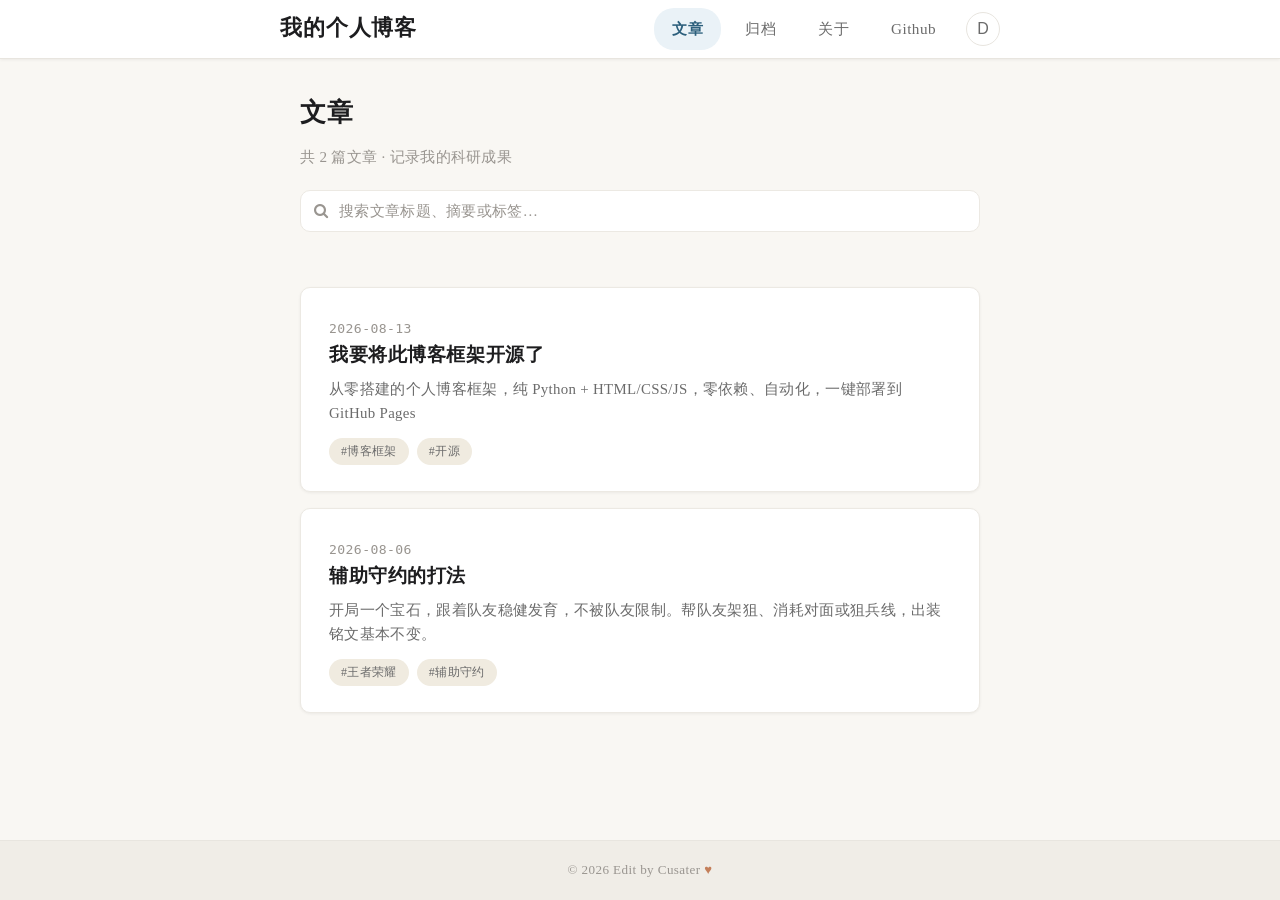
<file: index.html>
<!DOCTYPE html>
<html lang="zh-CN">
<head>
    <meta charset="UTF-8">
    <meta name="viewport" content="width=device-width, initial-scale=1.0">
    <title>Cusater的博客</title>
    <link rel="stylesheet" href="style.css">
    <link rel="stylesheet" href="https://cdnjs.cloudflare.com/ajax/libs/font-awesome/4.7.0/css/font-awesome.min.css">
    <script>
    
        (function() {
            try {
                var saved = localStorage.getItem('theme');
                if (saved === 'dark') {
                    document.documentElement.setAttribute('data-theme', 'dark');
                }
            } catch (e) {
                console.log("Something wrong:",e);
            }
        })();
    </script>
</head>
<body>
    <header class="site-header">
        <div class="header-inner">
            <a class="site-title" onclick="navigateTo('/')" title="回到首页">
                我的个人博客
            </a>
            <div class="header-right">
                <nav>
                    <ul class="nav-links">
                        <li><a id="nav-posts" onclick="navigateTo('/')" class="active">文章</a></li>
                        <li><a id="nav-archives" onclick="navigateTo('/archives')">归档</a></li>
                        <li><a id="nav-about" onclick="navigateTo('/about')">关于</a></li>
                        <li><a id="nav-github" href="https://github.com/Cusater" target="_blank">Github</a></li>
                    </ul>
                </nav>
                <button id="theme-toggle" class="theme-toggle" type="button" title="切换主题" aria-label="切换主题">
                    <span class="icon-moon">D</span>
                    <span class="icon-sun">L</span>
                </button>
            </div>
        </div>
    </header>
    <main class="main-content" id="main-content">
        
    </main>


    <footer class="site-footer">
        <p>© 2026 Edit by Cusater <span class="footer-heart">♥</span></p>
    </footer>
    <script src="posts-data.js"></script>
    <script>
        //nothing to do
        (function() {
            const mainContent = document.getElementById('main-content');
            const navPosts = document.getElementById('nav-posts');
            const navArchives = document.getElementById('nav-archives');
            const navAbout = document.getElementById('nav-about');
            const themeToggle = document.getElementById('theme-toggle');
            let currentSearchKeyword = '';

            function getCurrentRoute() {
                const hash = window.location.hash.slice(1) || '/';
                return hash;
            }

            function parseRoute(route) {
                if (route === '/about') {
                    return { page: 'about' };
                }
                if (route === '/archives') {
                    return { page: 'archives' };
                }
                return { page: 'posts' };
            }

            function navigateTo(path) {
                if (path && (path.endsWith('.html') || path.startsWith('articles/'))) {
                    window.location.href = path;
                } else {
                    window.location.hash = path;
                }
            }

            function updateNavActive(page) {
                navPosts.classList.remove('active');
                navArchives.classList.remove('active');
                navAbout.classList.remove('active');
                if (page === 'about') {
                    navAbout.classList.add('active');
                } else if (page === 'archives') {
                    navArchives.classList.add('active');
                } else {
                    navPosts.classList.add('active');
                }
            }

            // 算了写一句注释把
            function applyTheme(theme) {
                if (theme === 'dark') {
                    document.documentElement.setAttribute('data-theme', 'dark');
                } else {
                    document.documentElement.removeAttribute('data-theme');
                }
            }
            function toggleTheme() {
                const isDark = document.documentElement.getAttribute('data-theme') === 'dark';
                const next = isDark ? 'light' : 'dark';
                applyTheme(next);
                try { localStorage.setItem('theme', next); } catch (e) {}
            }
            themeToggle.addEventListener('click', toggleTheme);

            // ========== 文章搜索 ==========
            function escapeHtml(s) {
                return String(s)
                    .replace(/&/g, '&amp;')
                    .replace(/</g, '&lt;')
                    .replace(/>/g, '&gt;')
                    .replace(/"/g, '&quot;');
            }

            function highlight(text, keyword) {
                const safe = escapeHtml(text);
                if (!keyword) return safe;
                const kw = keyword.replace(/[.*+?^${}()|[\]\\]/g, '\\$&');
                return safe.replace(new RegExp(kw, 'gi'), (m) => '<mark>' + m + '</mark>');
            }

            function filterArticles(keyword) {
                const kw = keyword.trim().toLowerCase();
                if (!kw) return articles.slice();
                return articles.filter((a) => {
                    const hay = [a.title, a.excerpt, (a.tags || []).join(' '), a.date]
                        .join(' ')
                        .toLowerCase();
                    return hay.indexOf(kw) !== -1;
                });
            }

            function renderPostCard(article, keyword) {
                return `
                    <article class="post-card" onclick="navigateTo('${article.link}')" title="阅读全文">
                        <span class="post-date">${escapeHtml(article.date)}</span>
                        <h2 class="post-title">${highlight(article.title, keyword)}</h2>
                        <p class="post-excerpt">${highlight(article.excerpt, keyword)}</p>
                        <div class="post-tags">
                            ${article.tags.map((tag) => `<span class="post-tag">#${escapeHtml(tag)}</span>`).join('')}
                        </div>
                        <span class="card-arrow">→</span>
                    </article>
                `;
            }

            function renderPostsList() {
                updateNavActive('posts');
                const keyword = currentSearchKeyword;
                const filtered = filterArticles(keyword);

                mainContent.innerHTML = `
                    <h1 class="page-title">文章</h1>
                    <p class="page-subtitle">共 ${articles.length} 篇文章 · 记录我的科研成果</p>
                    <div class="search-box">
                        <span class="search-icon"><i class="fa fa-search"></i></span>
                        <input id="search-input" class="search-input" type="text"
                               placeholder="搜索文章标题、摘要或标签…"
                               value="${escapeHtml(keyword)}" autocomplete="off">
                        <button id="search-clear" class="search-clear${keyword ? ' visible' : ''}" type="button" title="清空" aria-label="清空搜索">×</button>
                    </div>
                    <p class="search-result-count" id="search-result-count"></p>
                    <div class="posts-list" id="posts-list"></div>
                `;

                const input = document.getElementById('search-input');
                const clearBtn = document.getElementById('search-clear');
                const listEl = document.getElementById('posts-list');
                const countEl = document.getElementById('search-result-count');

                function renderList() {
                    const kw = input.value;
                    currentSearchKeyword = kw;
                    clearBtn.classList.toggle('visible', !!kw);
                    const items = filterArticles(kw);
                    if (items.length === 0) {
                        listEl.innerHTML = `
                            <div class="empty-state">
                                <span class="empty-icon">🔍</span>
                                没有找到匹配「${escapeHtml(kw)}」的文章
                            </div>
                        `;
                        countEl.textContent = '共 0 篇结果';
                    } else {
                        listEl.innerHTML = items.map((a) => renderPostCard(a, kw)).join('');
                        if (kw) {
                            countEl.textContent = `共 ${items.length} 篇结果`;
                        } else {
                            countEl.textContent = '';
                        }
                    }
                }

                input.addEventListener('input', renderList);
                clearBtn.addEventListener('click', () => {
                    input.value = '';
                    renderList();
                    input.focus();
                });

                renderList();

                // 自动聚焦搜索框：仅当 URL 显式带 #/search 时
                if (getCurrentRoute() === '/search') {
                    input.focus();
                }
            }

           
            function renderArchivesPage() {
                updateNavActive('archives');
                
                const sorted = articles.slice().sort((a, b) => (a.date < b.date ? 1 : a.date > b.date ? -1 : 0));

               
                const groups = {};
                sorted.forEach((a) => {
                    const year = (a.date || '未知').slice(0, 4);
                    if (!groups[year]) groups[year] = [];
                    groups[year].push(a);
                });

                const years = Object.keys(groups).sort((a, b) => (a < b ? 1 : -1));

                
                const total = articles.length;
                const yearCount = years.length;
                const latest = sorted[0];
                const summary = yearCount === 0
                    ? '暂无文章'
                    : `共 ${total} 篇文章 · 跨 ${yearCount} 个年份${latest ? ' · 最近更新于 ' + escapeHtml(latest.date) : ''}`;

              
                const blocks = years.map((year) => {
                    const items = groups[year];
                    const list = items.map((a) => {
                        const md = (a.date || '').slice(5); // MM-DD
                        const tagsHtml = (a.tags || []).slice(0, 3)
                            .map((t) => `<span class="archive-tag">#${escapeHtml(t)}</span>`)
                            .join('');
                        return `
                            <li class="archive-item" onclick="navigateTo('${a.link}')" title="阅读全文">
                                <span class="archive-date">${escapeHtml(md)}</span>
                                <span class="archive-title">${escapeHtml(a.title)}</span>
                                ${tagsHtml ? `<span class="archive-tags">${tagsHtml}</span>` : ''}
                            </li>
                        `;
                    }).join('');
                    return `
                        <section class="archive-year">
                            <div class="archive-year-header">
                                <h2 class="archive-year-title">${escapeHtml(year)}</h2>
                                <span class="archive-year-count">${items.length} 篇</span>
                            </div>
                            <ul class="archive-list">${list}</ul>
                        </section>
                    `;
                }).join('');

                mainContent.innerHTML = `
                    <h1 class="page-title">归档</h1>
                    <p class="archive-summary">${summary}</p>
                    ${blocks || '<div class="empty-state"><span class="empty-icon">📂</span>暂无文章</div>'}
                `;
                window.scrollTo({ top: 0, behavior: 'smooth' });
            }

            function renderAboutPage() {
                updateNavActive('about'); //这一块的中文内容可以改
                mainContent.innerHTML = `
                    <div class="about-card">
                        <img class="about-avatar" src="avatar.jpg" alt="Cusater的头像">
                        <h2 class="about-name">Cusater</h2>
                        <hr class="about-divider">
                        <div class="about-text">
爱好：陈奕迅，打球，写小作文，写小诗，出去玩，写代码，科研<br>
喜欢的英雄：守约，墨子<br>
科研成果:高输出低经济辅助守约，肉装守约<br>

<h3>背景故事：</h3>
打王者荣耀就爱玩百里守约和墨子，别人玩守约大多老老实实走射手位，他偏爱琢磨不一样的套路，自己研究出两套奇葩玩法：经济不高也能打出高额伤害的辅助守约，还有堆肉装的守约，算是自己摸索出来的独门打法。
平时不爱凑热闹，日常消遣就是听歌、运动、写点东西、出门散心、敲代码，打游戏也不爱跟风大众出装，就爱自己研究小众思路，看着安静话不多，心里想法特别多
                        </div>
                        <div class="about-skills">
                            <span class="about-skill-tag">王者荣耀</span>
                            <span class="about-skill-tag">Minecraft</span>
                            <span class="about-skill-tag">阅读</span>
                            <span class="about-skill-tag">写作</span>
                        </div>
                    </div>
                `;
                window.scrollTo({ top: 0, behavior: 'smooth' });
            }
            function handleRoute() {
                const route = getCurrentRoute();
                const parsed = parseRoute(route);

                switch (parsed.page) {
                    case 'posts':
                        renderPostsList();
                        break;
                    case 'archives':
                        renderArchivesPage();
                        break;
                    case 'about':
                        renderAboutPage();
                        break;
                    default:
                        renderPostsList();
                }
            }
            window.addEventListener('hashchange', handleRoute);
            window.addEventListener('DOMContentLoaded', handleRoute);
            window.navigateTo = navigateTo;
        })();
    </script>
</body>
</html>
</file>
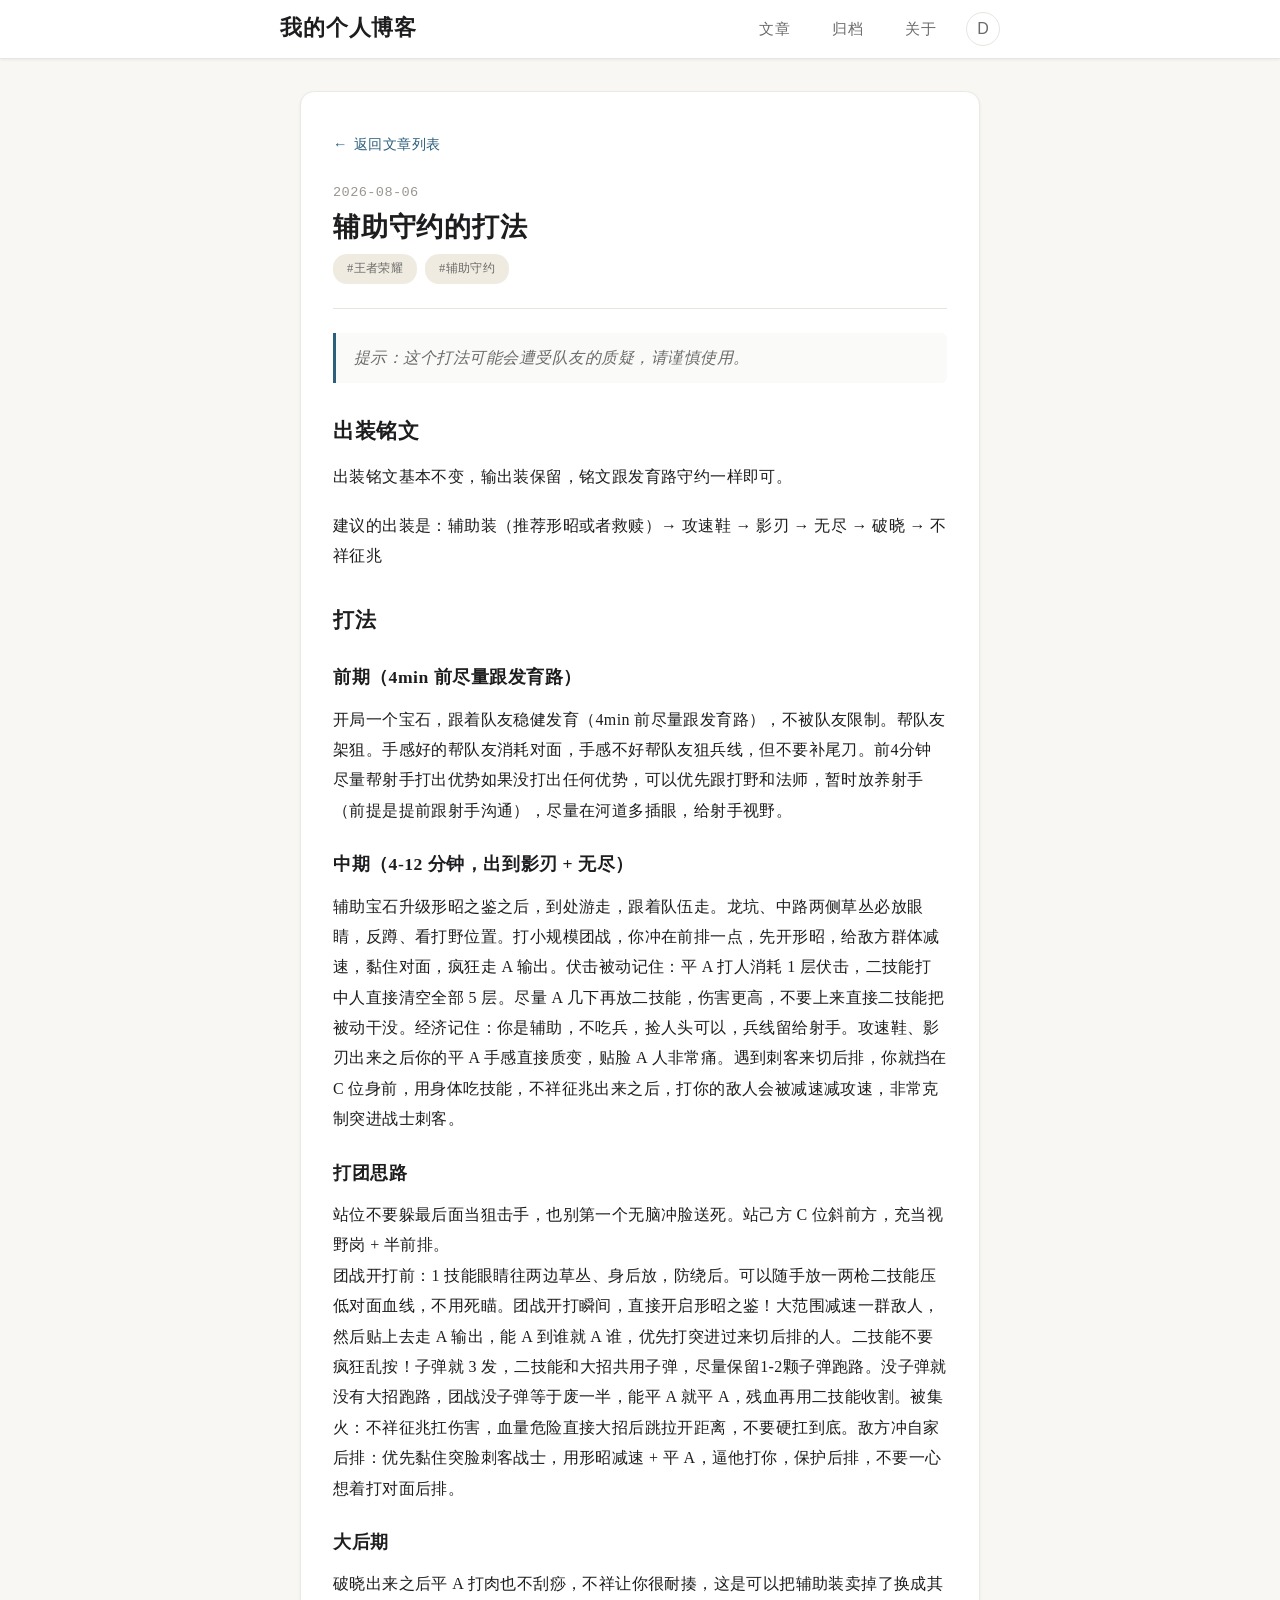
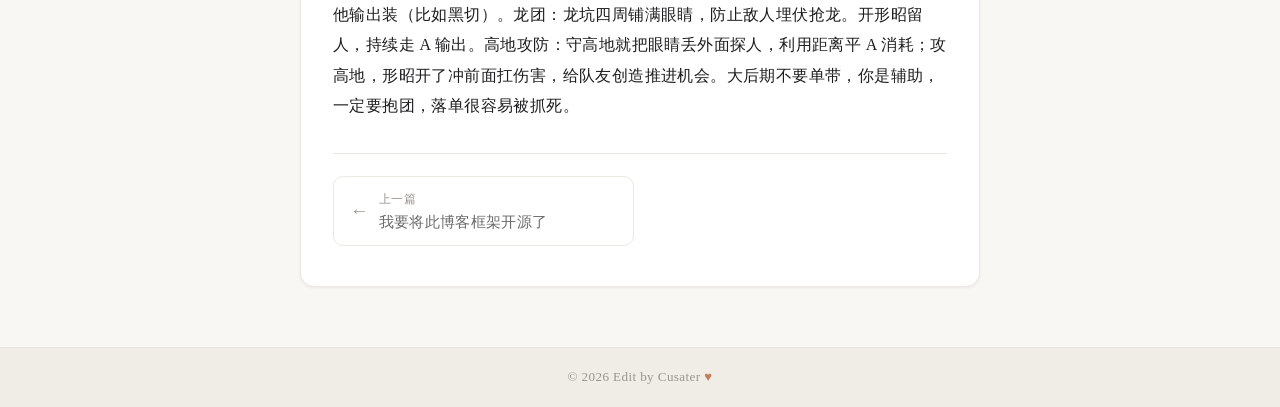
<file: articles/2026-08-06-辅助守约的打法.html>
<!DOCTYPE html>
<html lang="zh-CN">
<head>
    <meta charset="UTF-8">
    <meta name="viewport" content="width=device-width, initial-scale=1.0">
    <title>辅助守约的打法 - Cusater的博客</title>
    <link rel="stylesheet" href="../style.css">
    <script>
        (function() {
            try {
                var saved = localStorage.getItem('theme');
                if (saved === 'dark') {
                    document.documentElement.setAttribute('data-theme', 'dark');
                }
            } catch (e) {}
        })();
    </script>
</head>
<body>

    <header class="site-header">
        <div class="header-inner">
            <a class="site-title" href="../index.html" title="回到首页">
                我的个人博客
            </a>
            <div class="header-right">
                <nav>
                    <ul class="nav-links">
                        <li><a href="../index.html">文章</a></li>
                        <li><a href="../index.html#/archives">归档</a></li>
                        <li><a href="../index.html#/about">关于</a></li>
                    </ul>
                </nav>
                <button id="theme-toggle" class="theme-toggle" type="button" title="切换主题" aria-label="切换主题">
                    <span class="icon-moon">D</span>
                    <span class="icon-sun">L</span>
                </button>
            </div>
        </div>
    </header>

    <main class="main-content">
        <article class="article-detail">
            <a class="back-link" href="../index.html">
                <span class="arrow-icon">←</span> 返回文章列表
            </a>
            <p class="article-date">2026-08-06</p>
            <h1 class="article-title">辅助守约的打法</h1>
            <div class="article-tags">
                <span class="article-tag">#王者荣耀</span><span class="article-tag">#辅助守约</span>
            </div>
            <hr class="article-divider">
            <div class="article-body">
                <blockquote><p>提示：这个打法可能会遭受队友的质疑，请谨慎使用。</p></blockquote>
<h2>出装铭文</h2>
<p>出装铭文基本不变，输出装保留，铭文跟发育路守约一样即可。</p>
<p>建议的出装是：辅助装（推荐形昭或者救赎）→ 攻速鞋 → 影刃 → 无尽 → 破晓 → 不祥征兆</p>
<h2>打法</h2>
<h3>前期（4min 前尽量跟发育路）</h3>
<p>开局一个宝石，跟着队友稳健发育（4min 前尽量跟发育路），不被队友限制。帮队友架狙。手感好的帮队友消耗对面，手感不好帮队友狙兵线，但不要补尾刀。前4分钟尽量帮射手打出优势如果没打出任何优势，可以优先跟打野和法师，暂时放养射手（前提是提前跟射手沟通），尽量在河道多插眼，给射手视野。</p>
<h3>中期（4‑12 分钟，出到影刃 + 无尽）</h3>
<p>辅助宝石升级形昭之鉴之后，到处游走，跟着队伍走。龙坑、中路两侧草丛必放眼睛，反蹲、看打野位置。打小规模团战，你冲在前排一点，先开形昭，给敌方群体减速，黏住对面，疯狂走 A 输出。伏击被动记住：平 A 打人消耗 1 层伏击，二技能打中人直接清空全部 5 层。尽量 A 几下再放二技能，伤害更高，不要上来直接二技能把被动干没。经济记住：你是辅助，不吃兵，捡人头可以，兵线留给射手。攻速鞋、影刃出来之后你的平 A 手感直接质变，贴脸 A 人非常痛。遇到刺客来切后排，你就挡在 C 位身前，用身体吃技能，不祥征兆出来之后，打你的敌人会被减速减攻速，非常克制突进战士刺客。</p>
<h3>打团思路</h3>
<p>站位不要躲最后面当狙击手，也别第一个无脑冲脸送死。站己方 C 位斜前方，充当视野岗 + 半前排。<br>团战开打前：1 技能眼睛往两边草丛、身后放，防绕后。可以随手放一两枪二技能压低对面血线，不用死瞄。团战开打瞬间，直接开启形昭之鉴！大范围减速一群敌人，然后贴上去走 A 输出，能 A 到谁就 A 谁，优先打突进过来切后排的人。二技能不要疯狂乱按！子弹就 3 发，二技能和大招共用子弹，尽量保留1-2颗子弹跑路。没子弹就没有大招跑路，团战没子弹等于废一半，能平 A 就平 A，残血再用二技能收割。被集火：不祥征兆扛伤害，血量危险直接大招后跳拉开距离，不要硬扛到底。敌方冲自家后排：优先黏住突脸刺客战士，用形昭减速 + 平 A，逼他打你，保护后排，不要一心想着打对面后排。</p>
<h3>大后期</h3>
<p>破晓出来之后平 A 打肉也不刮痧，不祥让你很耐揍，这是可以把辅助装卖掉了换成其他输出装（比如黑切）。龙团：龙坑四周铺满眼睛，防止敌人埋伏抢龙。开形昭留人，持续走 A 输出。高地攻防：守高地就把眼睛丢外面探人，利用距离平 A 消耗；攻高地，形昭开了冲前面扛伤害，给队友创造推进机会。大后期不要单带，你是辅助，一定要抱团，落单很容易被抓死。</p>
            </div>
            <nav class="article-nav"><a class="nav-item nav-prev" href="2026-08-13-我要将此博客框架开源了.html"><span class="nav-arrow">←</span><span class="nav-text"><span class="nav-label">上一篇</span><span class="nav-title">我要将此博客框架开源了</span></span></a><span class="nav-item nav-placeholder"></span></nav>
        </article>
    </main>

    <footer class="site-footer">
        <p>© 2026 Edit by Cusater <span class="footer-heart">♥</span></p>
    </footer>
    <script>
        (function() {
            var btn = document.getElementById('theme-toggle');
            function applyTheme(theme) {
                if (theme === 'dark') {
                    document.documentElement.setAttribute('data-theme', 'dark');
                } else {
                    document.documentElement.removeAttribute('data-theme');
                }
            }
            btn.addEventListener('click', function() {
                var isDark = document.documentElement.getAttribute('data-theme') === 'dark';
                var next = isDark ? 'light' : 'dark';
                applyTheme(next);
                try { localStorage.setItem('theme', next); } catch (e) {}
            });
        })();
    </script>
</body>
</html>
</file>
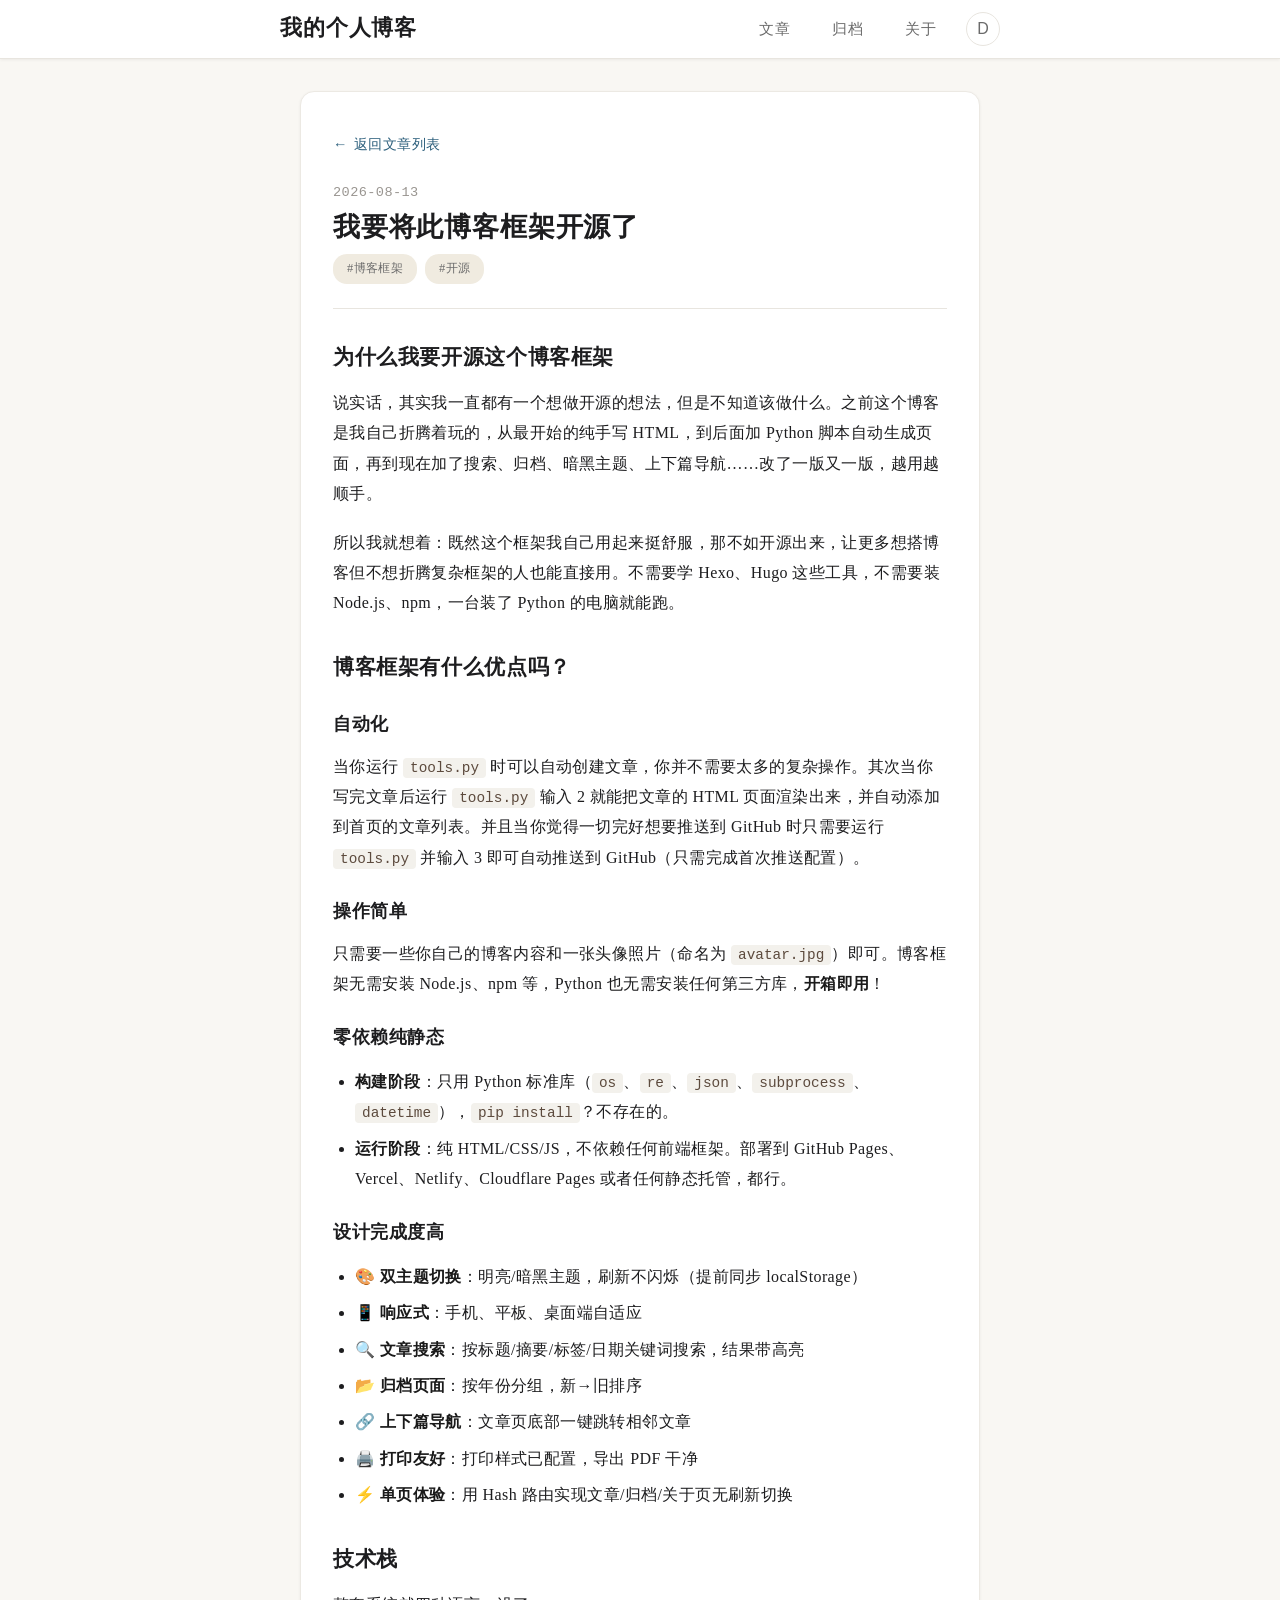
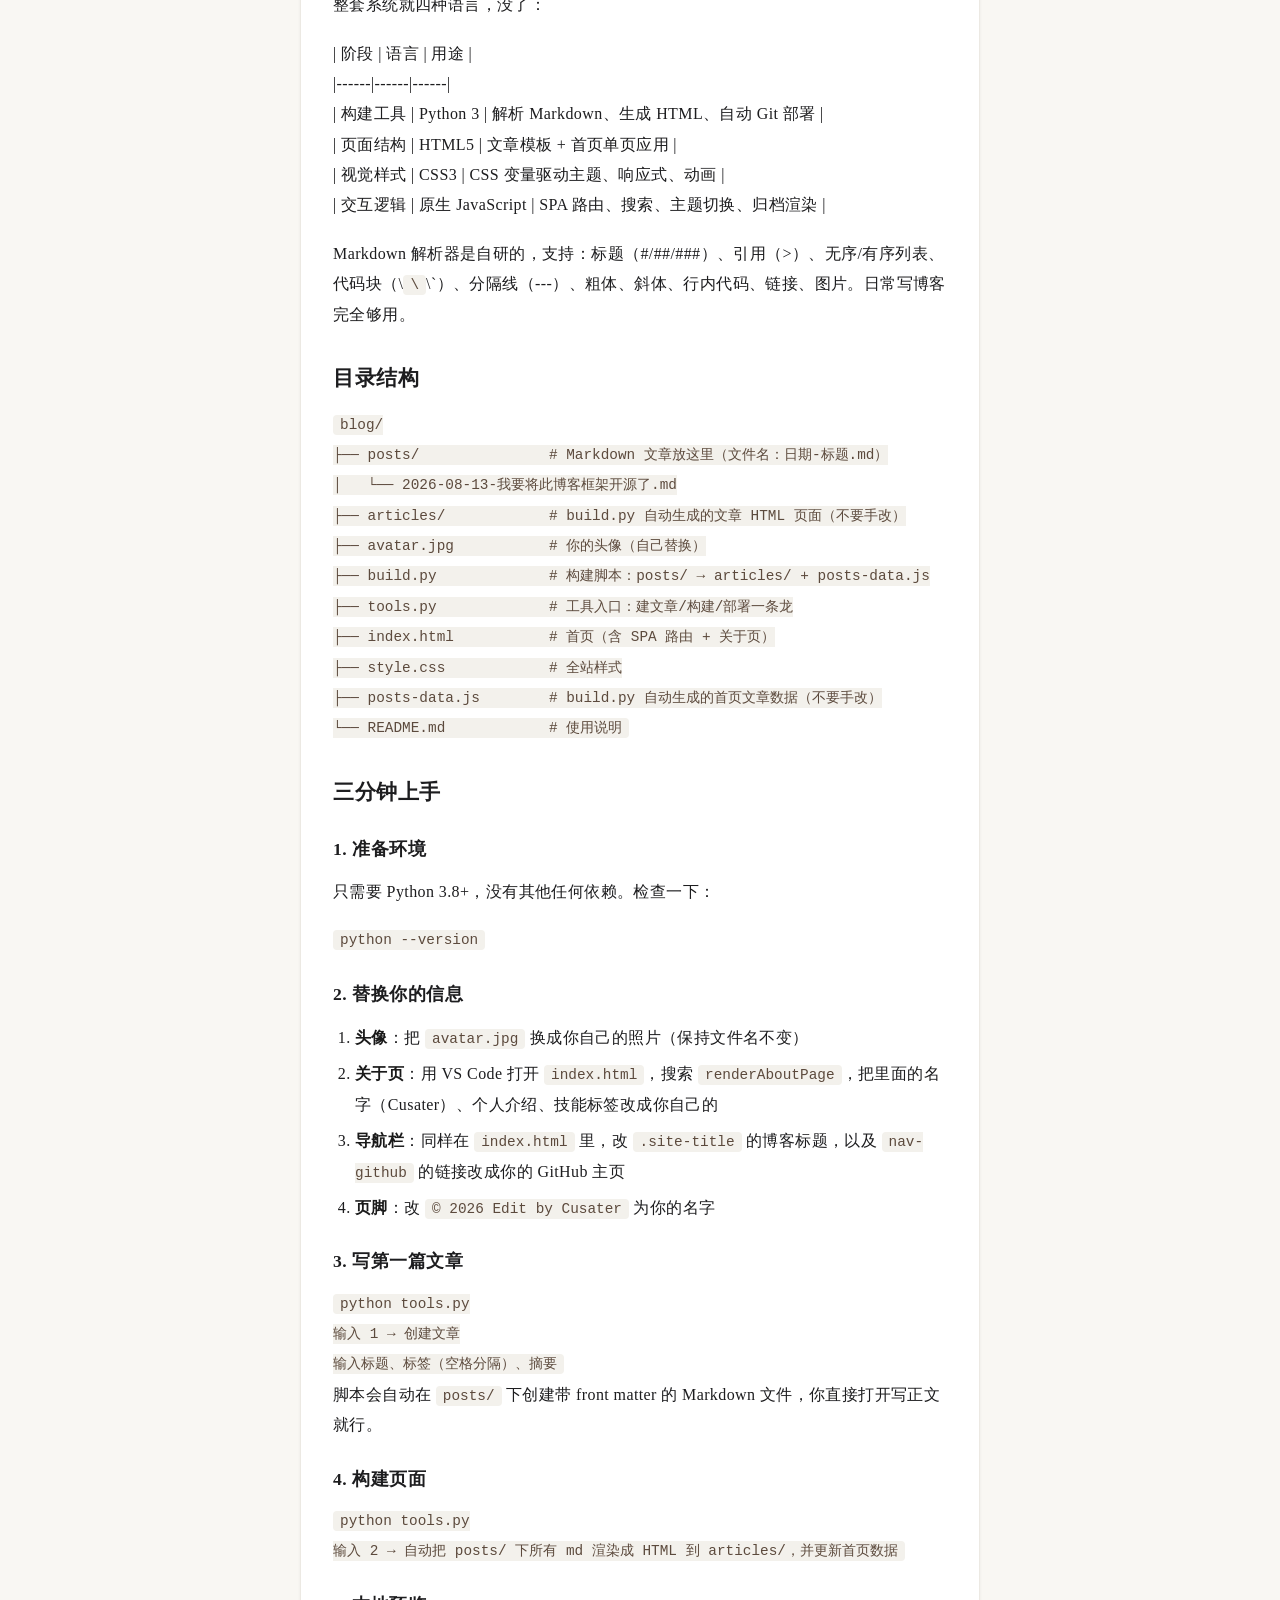
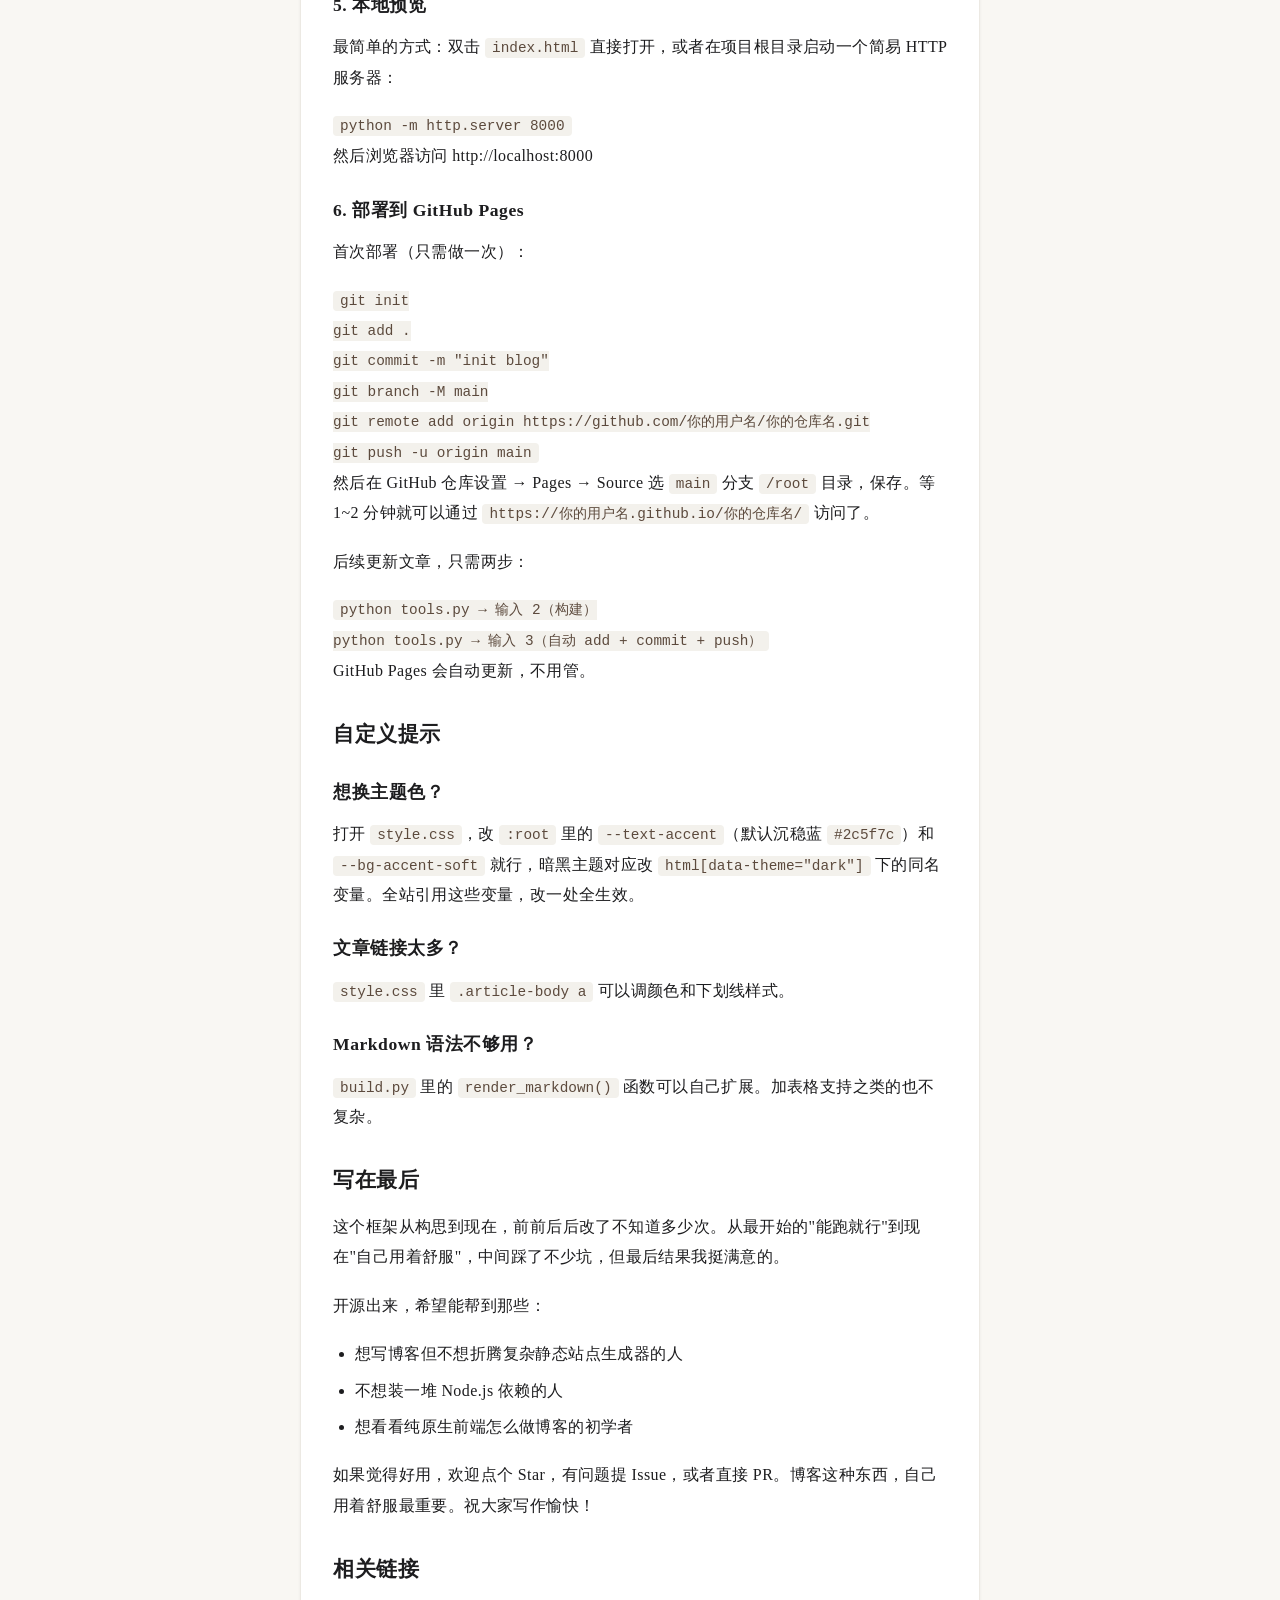
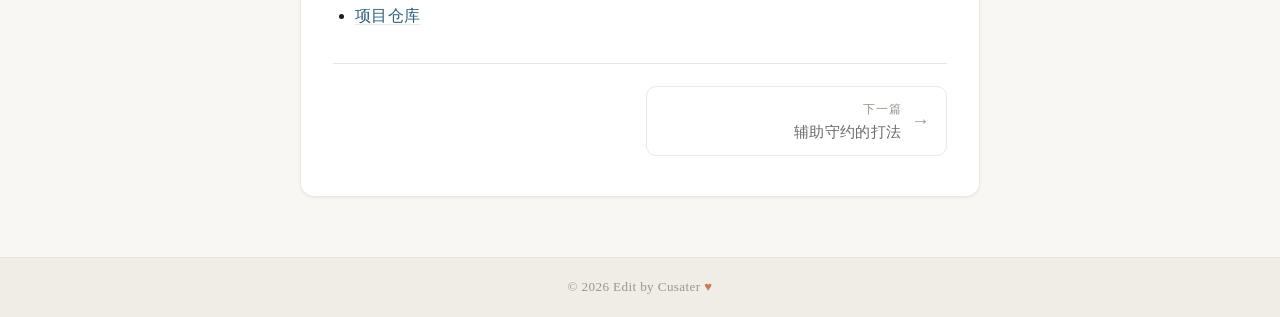
<file: articles/2026-08-13-我要将此博客框架开源了.html>
<!DOCTYPE html>
<html lang="zh-CN">
<head>
    <meta charset="UTF-8">
    <meta name="viewport" content="width=device-width, initial-scale=1.0">
    <title>我要将此博客框架开源了 - Cusater的博客</title>
    <link rel="stylesheet" href="../style.css">
    <script>
        (function() {
            try {
                var saved = localStorage.getItem('theme');
                if (saved === 'dark') {
                    document.documentElement.setAttribute('data-theme', 'dark');
                }
            } catch (e) {}
        })();
    </script>
</head>
<body>

    <header class="site-header">
        <div class="header-inner">
            <a class="site-title" href="../index.html" title="回到首页">
                我的个人博客
            </a>
            <div class="header-right">
                <nav>
                    <ul class="nav-links">
                        <li><a href="../index.html">文章</a></li>
                        <li><a href="../index.html#/archives">归档</a></li>
                        <li><a href="../index.html#/about">关于</a></li>
                    </ul>
                </nav>
                <button id="theme-toggle" class="theme-toggle" type="button" title="切换主题" aria-label="切换主题">
                    <span class="icon-moon">D</span>
                    <span class="icon-sun">L</span>
                </button>
            </div>
        </div>
    </header>

    <main class="main-content">
        <article class="article-detail">
            <a class="back-link" href="../index.html">
                <span class="arrow-icon">←</span> 返回文章列表
            </a>
            <p class="article-date">2026-08-13</p>
            <h1 class="article-title">我要将此博客框架开源了</h1>
            <div class="article-tags">
                <span class="article-tag">#博客框架</span><span class="article-tag">#开源</span>
            </div>
            <hr class="article-divider">
            <div class="article-body">
                <h2>为什么我要开源这个博客框架</h2>
<p>说实话，其实我一直都有一个想做开源的想法，但是不知道该做什么。之前这个博客是我自己折腾着玩的，从最开始的纯手写 HTML，到后面加 Python 脚本自动生成页面，再到现在加了搜索、归档、暗黑主题、上下篇导航……改了一版又一版，越用越顺手。</p>
<p>所以我就想着：既然这个框架我自己用起来挺舒服，那不如开源出来，让更多想搭博客但不想折腾复杂框架的人也能直接用。不需要学 Hexo、Hugo 这些工具，不需要装 Node.js、npm，一台装了 Python 的电脑就能跑。</p>
<h2>博客框架有什么优点吗？</h2>
<h3>自动化</h3>
<p>当你运行 <code>tools.py</code> 时可以自动创建文章，你并不需要太多的复杂操作。其次当你写完文章后运行 <code>tools.py</code> 输入 2 就能把文章的 HTML 页面渲染出来，并自动添加到首页的文章列表。并且当你觉得一切完好想要推送到 GitHub 时只需要运行 <code>tools.py</code> 并输入 3 即可自动推送到 GitHub（只需完成首次推送配置）。</p>
<h3>操作简单</h3>
<p>只需要一些你自己的博客内容和一张头像照片（命名为 <code>avatar.jpg</code>）即可。博客框架无需安装 Node.js、npm 等，Python 也无需安装任何第三方库，<strong>开箱即用</strong>！</p>
<h3>零依赖纯静态</h3>
<ul>
<li><strong>构建阶段</strong>：只用 Python 标准库（<code>os</code>、<code>re</code>、<code>json</code>、<code>subprocess</code>、<code>datetime</code>），<code>pip install</code>？不存在的。</li>
<li><strong>运行阶段</strong>：纯 HTML/CSS/JS，不依赖任何前端框架。部署到 GitHub Pages、Vercel、Netlify、Cloudflare Pages 或者任何静态托管，都行。</li>
</ul>
<h3>设计完成度高</h3>
<ul>
<li>🎨 <strong>双主题切换</strong>：明亮/暗黑主题，刷新不闪烁（提前同步 localStorage）</li>
<li>📱 <strong>响应式</strong>：手机、平板、桌面端自适应</li>
<li>🔍 <strong>文章搜索</strong>：按标题/摘要/标签/日期关键词搜索，结果带高亮</li>
<li>📂 <strong>归档页面</strong>：按年份分组，新→旧排序</li>
<li>🔗 <strong>上下篇导航</strong>：文章页底部一键跳转相邻文章</li>
<li>🖨️ <strong>打印友好</strong>：打印样式已配置，导出 PDF 干净</li>
<li>⚡ <strong>单页体验</strong>：用 Hash 路由实现文章/归档/关于页无刷新切换</li>
</ul>
<h2>技术栈</h2>
<p>整套系统就四种语言，没了：</p>
<p>| 阶段 | 语言 | 用途 |<br>|------|------|------|<br>| 构建工具 | Python 3 | 解析 Markdown、生成 HTML、自动 Git 部署 |<br>| 页面结构 | HTML5 | 文章模板 + 首页单页应用 |<br>| 视觉样式 | CSS3 | CSS 变量驱动主题、响应式、动画 |<br>| 交互逻辑 | 原生 JavaScript | SPA 路由、搜索、主题切换、归档渲染 |</p>
<p>Markdown 解析器是自研的，支持：标题（#/##/###）、引用（&gt;）、无序/有序列表、代码块（\<code>\</code>\`）、分隔线（---）、粗体、斜体、行内代码、链接、图片。日常写博客完全够用。</p>
<h2>目录结构</h2>
<pre><code>blog/
├── posts/               # Markdown 文章放这里（文件名：日期-标题.md）
│   └── 2026-08-13-我要将此博客框架开源了.md
├── articles/            # build.py 自动生成的文章 HTML 页面（不要手改）
├── avatar.jpg           # 你的头像（自己替换）
├── build.py             # 构建脚本：posts/ → articles/ + posts-data.js
├── tools.py             # 工具入口：建文章/构建/部署一条龙
├── index.html           # 首页（含 SPA 路由 + 关于页）
├── style.css            # 全站样式
├── posts-data.js        # build.py 自动生成的首页文章数据（不要手改）
└── README.md            # 使用说明</code></pre>
<h2>三分钟上手</h2>
<h3>1. 准备环境</h3>
<p>只需要 Python 3.8+，没有其他任何依赖。检查一下：</p>
<pre><code>python --version</code></pre>
<h3>2. 替换你的信息</h3>
<ol>
<li><strong>头像</strong>：把 <code>avatar.jpg</code> 换成你自己的照片（保持文件名不变）</li>
<li><strong>关于页</strong>：用 VS Code 打开 <code>index.html</code>，搜索 <code>renderAboutPage</code>，把里面的名字（Cusater）、个人介绍、技能标签改成你自己的</li>
<li><strong>导航栏</strong>：同样在 <code>index.html</code> 里，改 <code>.site-title</code> 的博客标题，以及 <code>nav-github</code> 的链接改成你的 GitHub 主页</li>
<li><strong>页脚</strong>：改 <code>© 2026 Edit by Cusater</code> 为你的名字</li>
</ol>
<h3>3. 写第一篇文章</h3>
<pre><code>python tools.py
输入 1 → 创建文章
输入标题、标签（空格分隔）、摘要</code></pre>
<p>脚本会自动在 <code>posts/</code> 下创建带 front matter 的 Markdown 文件，你直接打开写正文就行。</p>
<h3>4. 构建页面</h3>
<pre><code>python tools.py
输入 2 → 自动把 posts/ 下所有 md 渲染成 HTML 到 articles/，并更新首页数据</code></pre>
<h3>5. 本地预览</h3>
<p>最简单的方式：双击 <code>index.html</code> 直接打开，或者在项目根目录启动一个简易 HTTP 服务器：</p>
<pre><code>python -m http.server 8000</code></pre>
<p>然后浏览器访问 http://localhost:8000</p>
<h3>6. 部署到 GitHub Pages</h3>
<p>首次部署（只需做一次）：</p>
<pre><code>git init
git add .
git commit -m &quot;init blog&quot;
git branch -M main
git remote add origin https://github.com/你的用户名/你的仓库名.git
git push -u origin main</code></pre>
<p>然后在 GitHub 仓库设置 → Pages → Source 选 <code>main</code> 分支 <code>/root</code> 目录，保存。等 1~2 分钟就可以通过 <code>https://你的用户名.github.io/你的仓库名/</code> 访问了。</p>
<p>后续更新文章，只需两步：</p>
<pre><code>python tools.py → 输入 2（构建）
python tools.py → 输入 3（自动 add + commit + push）</code></pre>
<p>GitHub Pages 会自动更新，不用管。</p>
<h2>自定义提示</h2>
<h3>想换主题色？</h3>
<p>打开 <code>style.css</code>，改 <code>:root</code> 里的 <code>--text-accent</code>（默认沉稳蓝 <code>#2c5f7c</code>）和 <code>--bg-accent-soft</code> 就行，暗黑主题对应改 <code>html[data-theme=&quot;dark&quot;]</code> 下的同名变量。全站引用这些变量，改一处全生效。</p>
<h3>文章链接太多？</h3>
<p><code>style.css</code> 里 <code>.article-body a</code> 可以调颜色和下划线样式。</p>
<h3>Markdown 语法不够用？</h3>
<p><code>build.py</code> 里的 <code>render_markdown()</code> 函数可以自己扩展。加表格支持之类的也不复杂。</p>
<h2>写在最后</h2>
<p>这个框架从构思到现在，前前后后改了不知道多少次。从最开始的&quot;能跑就行&quot;到现在&quot;自己用着舒服&quot;，中间踩了不少坑，但最后结果我挺满意的。</p>
<p>开源出来，希望能帮到那些：</p>
<ul>
<li>想写博客但不想折腾复杂静态站点生成器的人</li>
<li>不想装一堆 Node.js 依赖的人</li>
<li>想看看纯原生前端怎么做博客的初学者</li>
</ul>
<p>如果觉得好用，欢迎点个 Star，有问题提 Issue，或者直接 PR。博客这种东西，自己用着舒服最重要。祝大家写作愉快！</p>
<h2>相关链接</h2>
<ul>
<li><a href="https://github.com/Cusater/blogframe" target="_blank" rel="noopener">项目仓库</a></li>
</ul>
            </div>
            <nav class="article-nav"><span class="nav-item nav-placeholder"></span><a class="nav-item nav-next" href="2026-08-06-辅助守约的打法.html"><span class="nav-text"><span class="nav-label">下一篇</span><span class="nav-title">辅助守约的打法</span></span><span class="nav-arrow">→</span></a></nav>
        </article>
    </main>

    <footer class="site-footer">
        <p>© 2026 Edit by Cusater <span class="footer-heart">♥</span></p>
    </footer>
    <script>
        (function() {
            var btn = document.getElementById('theme-toggle');
            function applyTheme(theme) {
                if (theme === 'dark') {
                    document.documentElement.setAttribute('data-theme', 'dark');
                } else {
                    document.documentElement.removeAttribute('data-theme');
                }
            }
            btn.addEventListener('click', function() {
                var isDark = document.documentElement.getAttribute('data-theme') === 'dark';
                var next = isDark ? 'light' : 'dark';
                applyTheme(next);
                try { localStorage.setItem('theme', next); } catch (e) {}
            });
        })();
    </script>
</body>
</html>
</file>
<file: style.css>
:root {
            /* ========== 纯色配色方案（明亮主题） ========== */
            --bg-page: #f9f7f3;
            /* 温暖奶油色页面背景 */
            --bg-card: #ffffff;
            /* 纯白卡片 */
            --bg-header: #ffffff;
            /* 头部背景 */
            --bg-footer: #f0ede7;
            /* 页脚背景 */
            --bg-tag: #f0ebe0;
            /* 标签背景 */
            --bg-hover: #f5f2ec;
            /* 悬停背景 */

            --text-primary: #1d1d1f;
            /* 主文字 - 接近黑色 */
            --text-secondary: #6b6b6b;
            /* 次要文字 - 中灰 */
            --text-muted: #999590;
            /* 更淡的文字 */
            --text-accent: #2c5f7c;
            /* 强调色 - 沉稳蓝 */
            --text-accent-hover: #1a4058;
            /* 强调色悬停 */

            --border-light: #e8e5df;
            /* 浅边框 */
            --border-card: #ece9e3;
            /* 卡片边框 */
            --shadow-sm: 0 1px 3px rgba(0, 0, 0, 0.06);
            --shadow-md: 0 4px 16px rgba(0, 0, 0, 0.08);
            --shadow-lg: 0 8px 30px rgba(0, 0, 0, 0.10);

            --bg-accent-soft: #eaf2f7;
            /* 强调色浅背景 */
            --bg-blockquote: #fafaf8;
            /* 引用块背景 */
            --bg-code: #f3f1ec;
            /* 行内代码背景 */
            --color-code-text: #5c4a3d;
            /* 行内代码文字颜色 */
            --color-strong: #1a1a1a;
            /* 粗体文字颜色 */
            --color-tag-hover: #e8e2d6;
            /* 标签悬停背景 */
            --color-card-hover-border: #d5d0c8;
            /* 卡片悬停边框 */
            --color-card-arrow: #ccc;
            /* 卡片箭头颜色 */

            --radius-sm: 6px;
            --radius-md: 10px;
            --radius-lg: 14px;

            --max-width: 720px;
            --transition: 0.25s cubic-bezier(0.4, 0, 0.2, 1);
        }

        /* ========== 暗黑主题 ========== */
        html[data-theme="dark"] {
            --bg-page: #15171a;
            --bg-card: #1c1f23;
            --bg-header: #1c1f23;
            --bg-footer: #111316;
            --bg-tag: #2a2e34;
            --bg-hover: #262a30;

            --text-primary: #e8e8ea;
            --text-secondary: #a8aaae;
            --text-muted: #767882;
            --text-accent: #6fb3d0;
            --text-accent-hover: #8fc7de;

            --border-light: #2a2e34;
            --border-card: #2f343a;
            --shadow-sm: 0 1px 3px rgba(0, 0, 0, 0.3);
            --shadow-md: 0 4px 16px rgba(0, 0, 0, 0.4);
            --shadow-lg: 0 8px 30px rgba(0, 0, 0, 0.5);

            --bg-accent-soft: #1f2d38;
            --bg-blockquote: #202327;
            --bg-code: #2a2e34;
            --color-code-text: #d0b8a0;
            --color-strong: #f0f0f2;
            --color-tag-hover: #353a42;
            --color-card-hover-border: #3a3f47;
            --color-card-arrow: #555;
        }

        /* ========== 全局重置 ========== */
        *,
        *::before,
        *::after {
            box-sizing: border-box;
            margin: 0;
            padding: 0;
        }

        html {
            scroll-behavior: smooth;
            -webkit-font-smoothing: antialiased;
            -moz-osx-font-smoothing: grayscale;
        }

        body {
            font-family: "PingFang SC", "Noto Serif SC", "Source Han Serif CN", "STSong", "Songti SC", "KaiTi", "楷体", "Georgia", "Times New Roman", serif;
            background-color: var(--bg-page);
            color: var(--text-primary);
            line-height: 1.75;
            letter-spacing: 0.02em;
            min-height: 100vh;
            display: flex;
            flex-direction: column;
            font-size: 16px;
            transition: background-color var(--transition);
        }

        /* ========== 头部导航 ========== */
        .site-header {
            background-color: var(--bg-header);
            border-bottom: 1px solid var(--border-light);
            padding: 0 20px;
            position: sticky;
            top: 0;
            z-index: 100;
            box-shadow: var(--shadow-sm);
            transition: box-shadow var(--transition);
        }

        .header-inner {
            max-width: var(--max-width);
            margin: 0 auto;
            display: flex;
            align-items: center;
            justify-content: space-between;
            height: 58px;
        }
        .header-right {
            display: flex;
            align-items: center;
            gap: 4px;
        }

        .site-title {
            font-size: 1.35rem;
            font-weight: 700;
            color: var(--text-primary);
            text-decoration: none;
            letter-spacing: 0.04em;
            cursor: pointer;
            transition: color var(--transition);
            white-space: nowrap;
            font-family: "PingFang SC", "Noto Serif SC", "STSong", "Songti SC", serif;
        }

        .site-title:hover {
            color: var(--text-accent);
        }

        .site-title .dot {
            color: var(--text-accent);
            display: inline-block;
            margin: 0 2px;
        }

        .nav-links {
            display: flex;
            align-items: center;
            gap: 6px;
            list-style: none;
        }

        .nav-links li a {
            display: inline-block;
            padding: 8px 18px;
            text-decoration: none;
            color: var(--text-secondary);
            font-size: 0.95rem;
            border-radius: 20px;
            transition: all var(--transition);
            font-weight: 500;
            letter-spacing: 0.03em;
            cursor: pointer;
            white-space: nowrap;
        }

        .nav-links li a:hover {
            color: var(--text-primary);
            background-color: var(--bg-hover);
        }

        .nav-links li a.active {
            color: var(--text-accent);
            background-color: var(--bg-accent-soft);
            font-weight: 600;
        }

        /* 移动端菜单按钮 */
        .menu-toggle {
            display: none;
            background: none;
            border: none;
            cursor: pointer;
            padding: 8px;
            color: var(--text-primary);
            font-size: 1.4rem;
            line-height: 1;
        }

        /* ========== 主题切换按钮 ========== */
        .theme-toggle {
            display: inline-flex;
            align-items: center;
            justify-content: center;
            width: 34px;
            height: 34px;
            margin-left: 8px;
            padding: 0;
            border: 1px solid var(--border-light);
            border-radius: 50%;
            background-color: transparent;
            color: var(--text-secondary);
            cursor: pointer;
            transition: all var(--transition);
            font-size: 1rem;
            line-height: 1;
        }
        .theme-toggle:hover {
            color: var(--text-accent);
            background-color: var(--bg-hover);
            border-color: var(--border-card);
        }
        .theme-toggle .icon-sun,
        .theme-toggle .icon-moon {
            display: none;
        }
        html[data-theme="dark"] .theme-toggle .icon-sun {
            display: inline;
        }
        html:not([data-theme="dark"]) .theme-toggle .icon-moon {
            display: inline;
        }

        /* ========== 主内容区 ========== */
        .main-content {
            flex: 1;
            max-width: var(--max-width);
            width: 100%;
            margin: 0 auto;
            padding: 32px 20px 60px;
            animation: fadeSlideIn 0.4s ease;
        }

        @keyframes fadeSlideIn {
            from {
                opacity: 0;
                transform: translateY(14px);
            }
            to {
                opacity: 1;
                transform: translateY(0);
            }
        }

        /* ========== 文章列表页 ========== */
        .page-title {
            font-size: 1.6rem;
            font-weight: 700;
            margin-bottom: 8px;
            color: var(--text-primary);
            letter-spacing: 0.03em;
        }
        .page-subtitle {
            font-size: 0.95rem;
            color: var(--text-muted);
            margin-bottom: 20px;
            letter-spacing: 0.02em;
        }

        /* ========== 搜索框 ========== */
        .search-box {
            position: relative;
            margin-bottom: 24px;
        }
        .search-box .search-icon {
            position: absolute;
            left: 14px;
            top: 50%;
            transform: translateY(-50%);
            color: var(--text-muted);
            font-size: 0.95rem;
            pointer-events: none;
        }
        .search-input {
            width: 100%;
            padding: 11px 38px 11px 38px;
            font-size: 0.95rem;
            font-family: inherit;
            color: var(--text-primary);
            background-color: var(--bg-card);
            border: 1px solid var(--border-card);
            border-radius: var(--radius-md);
            outline: none;
            transition: all var(--transition);
            letter-spacing: 0.02em;
        }
        .search-input::placeholder {
            color: var(--text-muted);
        }
        .search-input:focus {
            border-color: var(--text-accent);
            box-shadow: 0 0 0 3px var(--bg-accent-soft);
        }
        .search-clear {
            position: absolute;
            right: 10px;
            top: 50%;
            transform: translateY(-50%);
            width: 22px;
            height: 22px;
            padding: 0;
            border: none;
            border-radius: 50%;
            background-color: var(--bg-hover);
            color: var(--text-secondary);
            font-size: 0.85rem;
            line-height: 1;
            cursor: pointer;
            display: none;
            align-items: center;
            justify-content: center;
            transition: all var(--transition);
        }
        .search-clear:hover {
            background-color: var(--color-tag-hover);
            color: var(--text-primary);
        }
        .search-clear.visible {
            display: inline-flex;
        }
        .search-result-count {
            font-size: 0.85rem;
            color: var(--text-muted);
            margin-bottom: 14px;
            letter-spacing: 0.02em;
            min-height: 1.2em;
        }

        /* 搜索关键词高亮 */
        .post-title mark,
        .post-excerpt mark {
            background-color: #ffe8a3;
            color: inherit;
            padding: 0 2px;
            border-radius: 3px;
        }
        html[data-theme="dark"] .post-title mark,
        html[data-theme="dark"] .post-excerpt mark {
            background-color: #6b5a1f;
            color: #fff;
        }

        /* ========== 归档页面 ========== */
        .archive-summary {
            font-size: 0.95rem;
            color: var(--text-muted);
            margin-bottom: 28px;
            letter-spacing: 0.02em;
        }
        .archive-year {
            margin-bottom: 28px;
        }
        .archive-year-header {
            display: flex;
            align-items: baseline;
            gap: 10px;
            margin-bottom: 12px;
            padding-bottom: 6px;
            border-bottom: 1px solid var(--border-light);
        }
        .archive-year-title {
            font-size: 1.3rem;
            font-weight: 700;
            color: var(--text-primary);
            letter-spacing: 0.03em;
        }
        .archive-year-count {
            font-size: 0.8rem;
            color: var(--text-muted);
            letter-spacing: 0.02em;
        }
        .archive-list {
            list-style: none;
            padding: 0;
            margin: 0;
            display: flex;
            flex-direction: column;
            gap: 2px;
        }
        .archive-item {
            display: flex;
            align-items: baseline;
            gap: 14px;
            padding: 8px 12px;
            border-radius: var(--radius-sm);
            cursor: pointer;
            transition: all var(--transition);
            text-decoration: none;
        }
        .archive-item:hover {
            background-color: var(--bg-hover);
        }
        .archive-item .archive-date {
            font-size: 0.82rem;
            color: var(--text-muted);
            font-family: "SF Mono", "PingFang SC", monospace;
            letter-spacing: 0.03em;
            flex-shrink: 0;
            min-width: 56px;
        }
        .archive-item .archive-title {
            font-size: 0.95rem;
            color: var(--text-secondary);
            transition: color var(--transition);
            letter-spacing: 0.02em;
            line-height: 1.5;
        }
        .archive-item:hover .archive-title {
            color: var(--text-accent);
        }
        .archive-item .archive-tags {
            margin-left: auto;
            display: flex;
            gap: 6px;
            flex-wrap: wrap;
            justify-content: flex-end;
        }
        .archive-item .archive-tag {
            font-size: 0.7rem;
            padding: 2px 8px;
            background-color: var(--bg-tag);
            color: var(--text-muted);
            border-radius: 10px;
            letter-spacing: 0.02em;
        }

        .posts-list {
            display: flex;
            flex-direction: column;
            gap: 16px;
        }

        .post-card {
            background-color: var(--bg-card);
            border: 1px solid var(--border-card);
            border-radius: var(--radius-md);
            padding: 26px 28px;
            cursor: pointer;
            transition: all var(--transition);
            box-shadow: var(--shadow-sm);
            position: relative;
            overflow: hidden;
        }

        .post-card:hover {
            box-shadow: var(--shadow-md);
            border-color: var(--color-card-hover-border);
            transform: translateY(-2px);
        }

        .post-card:active {
            transform: scale(0.985);
            transition: transform 0.1s ease;
        }

        .post-card .post-date {
            font-size: 0.82rem;
            color: var(--text-muted);
            margin-bottom: 6px;
            letter-spacing: 0.03em;
            font-family: "SF Mono", "PingFang SC", monospace;
        }

        .post-card .post-title {
            font-size: 1.2rem;
            font-weight: 700;
            color: var(--text-primary);
            margin-bottom: 8px;
            letter-spacing: 0.03em;
            line-height: 1.4;
            transition: color var(--transition);
        }

        .post-card:hover .post-title {
            color: var(--text-accent);
        }

        .post-card .post-excerpt {
            font-size: 0.93rem;
            color: var(--text-secondary);
            line-height: 1.65;
            display: -webkit-box;
            -webkit-line-clamp: 2;
            -webkit-box-orient: vertical;
            overflow: hidden;
        }

        .post-card .post-tags {
            display: flex;
            flex-wrap: wrap;
            gap: 8px;
            margin-top: 12px;
        }

        .post-card .post-tag {
            display: inline-block;
            font-size: 0.75rem;
            padding: 3px 12px;
            background-color: var(--bg-tag);
            color: var(--text-secondary);
            border-radius: 14px;
            letter-spacing: 0.03em;
            transition: all var(--transition);
        }
        .post-card:hover .post-tag {
            background-color: var(--color-tag-hover);
        }

        .post-card .card-arrow {
            position: absolute;
            right: 24px;
            top: 50%;
            transform: translateY(-50%);
            font-size: 1.4rem;
            color: var(--color-card-arrow);
            transition: all var(--transition);
            opacity: 0;
        }
        .post-card:hover .card-arrow {
            opacity: 1;
            color: var(--text-accent);
            right: 18px;
        }

        /* ========== 文章详情页 ========== */
        .article-detail {
            background-color: var(--bg-card);
            border: 1px solid var(--border-card);
            border-radius: var(--radius-lg);
            padding: 36px 32px 40px;
            box-shadow: var(--shadow-sm);
        }

        .article-detail .back-link {
            display: inline-flex;
            align-items: center;
            gap: 6px;
            font-size: 0.9rem;
            color: var(--text-accent);
            cursor: pointer;
            text-decoration: none;
            margin-bottom: 20px;
            transition: all var(--transition);
            font-weight: 500;
            letter-spacing: 0.03em;
            padding: 4px 0;
        }
        .article-detail .back-link:hover {
            color: var(--text-accent-hover);
            gap: 10px;
        }
        .article-detail .back-link .arrow-icon {
            transition: transform var(--transition);
            display: inline-block;
        }
        .article-detail .back-link:hover .arrow-icon {
            transform: translateX(-3px);
        }

        .article-detail .article-date {
            font-size: 0.85rem;
            color: var(--text-muted);
            margin-bottom: 4px;
            letter-spacing: 0.03em;
            font-family: "SF Mono", "PingFang SC", monospace;
        }

        .article-detail .article-title {
            font-size: 1.7rem;
            font-weight: 700;
            color: var(--text-primary);
            margin-bottom: 8px;
            letter-spacing: 0.03em;
            line-height: 1.35;
        }

        .article-detail .article-tags {
            display: flex;
            flex-wrap: wrap;
            gap: 8px;
            margin-bottom: 24px;
        }
        .article-detail .article-tag {
            font-size: 0.78rem;
            padding: 4px 14px;
            background-color: var(--bg-tag);
            color: var(--text-secondary);
            border-radius: 14px;
            letter-spacing: 0.03em;
        }

        .article-divider {
            border: none;
            border-top: 1px solid var(--border-light);
            margin: 0 0 24px;
        }

        .article-body {
            font-size: 1rem;
            line-height: 1.9;
            color: var(--text-primary);
            letter-spacing: 0.025em;
        }
        .article-body p {
            margin-bottom: 18px;
        }
        .article-body p:last-child {
            margin-bottom: 0;
        }
        .article-body h2 {
            font-size: 1.3rem;
            font-weight: 700;
            margin: 28px 0 12px;
            color: var(--text-primary);
            letter-spacing: 0.03em;
        }
        .article-body h3 {
            font-size: 1.1rem;
            font-weight: 600;
            margin: 22px 0 10px;
            color: var(--text-primary);
            letter-spacing: 0.03em;
        }
        .article-body blockquote {
            border-left: 3px solid var(--text-accent);
            padding: 10px 18px;
            margin: 18px 0;
            background-color: var(--bg-blockquote);
            color: var(--text-secondary);
            font-style: italic;
            border-radius: 0 var(--radius-sm) var(--radius-sm) 0;
            letter-spacing: 0.03em;
        }
        .article-body ul,
        .article-body ol {
            margin: 12px 0 18px;
            padding-left: 22px;
        }
        .article-body li {
            margin-bottom: 6px;
        }
        .article-body code {
            background-color: var(--bg-code);
            padding: 2px 7px;
            border-radius: 4px;
            font-size: 0.9em;
            font-family: "SF Mono", "PingFang SC", monospace;
            color: var(--color-code-text);
            letter-spacing: 0;
        }
        .article-body strong {
            font-weight: 700;
            color: var(--color-strong);
        }
        .article-body a {
            color: var(--text-accent);
            text-decoration: underline;
            text-decoration-color: var(--border-card);
            text-underline-offset: 3px;
            text-decoration-thickness: 1px;
            border-radius: 3px;
            transition: all var(--transition);
        }
        .article-body a:hover {
            color: var(--text-accent-hover);
            background-color: var(--bg-accent-soft);
            text-decoration-color: var(--text-accent);
        }

        /* ========== 文章页 上一篇/下一篇 导航 ========== */
        .article-nav {
            display: flex;
            justify-content: space-between;
            align-items: stretch;
            gap: 12px;
            margin-top: 32px;
            padding-top: 22px;
            border-top: 1px solid var(--border-light);
        }
        .article-nav .nav-item {
            flex: 1 1 0;
            min-width: 0;
            display: flex;
            align-items: center;
            gap: 10px;
            padding: 12px 16px;
            border: 1px solid var(--border-card);
            border-radius: var(--radius-md);
            background-color: var(--bg-card);
            text-decoration: none;
            transition: all var(--transition);
        }
        .article-nav .nav-placeholder {
            border: 1px dashed var(--border-light);
            background-color: transparent;
            opacity: 0;
            pointer-events: none;
        }
        .article-nav .nav-next {
            text-align: right;
            justify-content: flex-end;
        }
        .article-nav .nav-arrow {
            font-size: 1.15rem;
            color: var(--text-muted);
            flex-shrink: 0;
            transition: all var(--transition);
        }
        .article-nav .nav-text {
            display: flex;
            flex-direction: column;
            min-width: 0;
        }
        .article-nav .nav-label {
            font-size: 0.75rem;
            color: var(--text-muted);
            letter-spacing: 0.05em;
            margin-bottom: 2px;
        }
        .article-nav .nav-title {
            font-size: 0.92rem;
            color: var(--text-secondary);
            font-weight: 500;
            line-height: 1.4;
            overflow: hidden;
            text-overflow: ellipsis;
            white-space: nowrap;
            transition: color var(--transition);
        }
        .article-nav a.nav-item:hover {
            border-color: var(--text-accent);
            background-color: var(--bg-accent-soft);
            box-shadow: var(--shadow-sm);
        }
        .article-nav a.nav-item:hover .nav-arrow {
            color: var(--text-accent);
        }
        .article-nav a.nav-item:hover .nav-title {
            color: var(--text-accent);
        }
        .article-nav .nav-prev:hover .nav-arrow {
            transform: translateX(-3px);
        }
        .article-nav .nav-next:hover .nav-arrow {
            transform: translateX(3px);
        }
        @media (max-width: 640px) {
            .article-nav {
                flex-direction: column;
                gap: 10px;
            }
            .article-nav .nav-next {
                text-align: left;
                justify-content: flex-start;
            }
            .article-nav .nav-title {
                white-space: normal;
            }
        }

        /* ========== 关于页面 ========== */
        .about-card {
            background-color: var(--bg-card);
            border: 1px solid var(--border-card);
            border-radius: var(--radius-lg);
            padding: 36px 32px 40px;
            box-shadow: var(--shadow-sm);
            text-align: center;
        }

        .about-avatar {
            width: 88px;
            height: 88px;
            border-radius: 50%;
            background-color: var(--bg-accent-soft);
            margin: 0 auto 20px;
            display: flex;
            align-items: center;
            justify-content: center;
            font-size: 2.4rem;
            color: var(--text-accent);
            letter-spacing: 0;
            user-select: none;
            border: 3px solid var(--bg-accent-soft);
            object-fit: cover;
        }

        .about-card .about-name {
            font-size: 1.5rem;
            font-weight: 700;
            color: var(--text-primary);
            margin-bottom: 4px;
            letter-spacing: 0.04em;
        }
        .about-card .about-bio-short {
            font-size: 0.9rem;
            color: var(--text-muted);
            margin-bottom: 20px;
            letter-spacing: 0.03em;
        }

        .about-divider {
            border: none;
            border-top: 1px solid var(--border-light);
            margin: 0 auto 20px;
            width: 60px;
        }

        .about-card .about-text {
            font-size: 0.97rem;
            color: var(--text-secondary);
            line-height: 1.8;
            text-align: left;
            letter-spacing: 0.025em;
            max-width: 500px;
            margin: 0 auto;
        }
        .about-card .about-text p {
            margin-bottom: 14px;
        }
        .about-card .about-text p:last-child {
            margin-bottom: 0;
        }

        .about-skills {
            display: flex;
            flex-wrap: wrap;
            justify-content: center;
            gap: 10px;
            margin-top: 22px;
        }
        .about-skill-tag {
            font-size: 0.82rem;
            padding: 6px 16px;
            background-color: var(--bg-tag);
            color: var(--text-secondary);
            border-radius: 20px;
            letter-spacing: 0.03em;
            transition: all var(--transition);
        }
        .about-skill-tag:hover {
            background-color: var(--bg-accent-soft);
            color: var(--text-accent);
        }

        /* ========== 页脚 ========== */
        .site-footer {
            background-color: var(--bg-footer);
            border-top: 1px solid var(--border-light);
            padding: 18px 20px;
            text-align: center;
            font-size: 0.82rem;
            color: var(--text-muted);
            letter-spacing: 0.03em;
        }
        .site-footer .footer-heart {
            color: #c47f5a;
            display: inline-block;
        }

        /* ========== 空状态 ========== */
        .empty-state {
            text-align: center;
            padding: 60px 20px;
            color: var(--text-muted);
            font-size: 1rem;
            letter-spacing: 0.03em;
        }
        .empty-state .empty-icon {
            font-size: 3rem;
            display: block;
            margin-bottom: 12px;
        }

        /* ========== 响应式设计 ========== */
        @media (max-width: 640px) {
            body {
                font-size: 15px;
            }
            .header-inner {
                height: 50px;
            }
            .site-title {
                font-size: 1.15rem;
            }
            .nav-links {
                gap: 2px;
            }
            .nav-links li a {
                padding: 6px 12px;
                font-size: 0.85rem;
                border-radius: 16px;
            }
            .main-content {
                padding: 20px 14px 40px;
            }
            .post-card {
                padding: 20px 18px;
            }
            .post-card .card-arrow {
                display: none;
            }
            .post-card .post-title {
                font-size: 1.05rem;
            }
            .article-detail {
                padding: 24px 18px 28px;
            }
            .article-detail .article-title {
                font-size: 1.35rem;
            }
            .about-card {
                padding: 28px 18px 32px;
            }
            .about-card .about-name {
                font-size: 1.3rem;
            }
            .about-avatar {
                width: 70px;
                height: 70px;
                font-size: 2rem;
            }
            .page-title {
                font-size: 1.35rem;
            }
            .archive-item {
                flex-wrap: wrap;
                gap: 6px 10px;
                padding: 8px 10px;
            }
            .archive-item .archive-tags {
                width: 100%;
                margin-left: 0;
                justify-content: flex-start;
            }
        }

        @media (max-width: 400px) {
            .nav-links li a {
                padding: 5px 10px;
                font-size: 0.8rem;
                letter-spacing: 0.01em;
            }
            .site-title {
                font-size: 1rem;
            }
            .post-card .post-excerpt {
                -webkit-line-clamp: 3;
            }
        }

        /* ========== 打印样式 ========== */
        @media print {
            .site-header,
            .site-footer,
            .back-link,
            .post-tags,
            .article-tags,
            .card-arrow,
            .theme-toggle,
            .search-box,
            .search-result-count {
                display: none !important;
            }
            html[data-theme="dark"] {
                --bg-page: #fff;
                --bg-card: #fff;
                --bg-header: #fff;
                --bg-footer: #fff;
                --bg-tag: #fff;
                --bg-hover: #fff;
                --text-primary: #000;
                --text-secondary: #000;
                --text-muted: #000;
                --text-accent: #000;
                --text-accent-hover: #000;
                --border-light: #fff;
                --border-card: #fff;
                --bg-accent-soft: #fff;
                --bg-blockquote: #fff;
                --bg-code: #fff;
                --color-code-text: #000;
                --color-strong: #000;
                --color-tag-hover: #fff;
                --color-card-hover-border: #fff;
                --color-card-arrow: #fff;
            }
            body {
                background: #fff;
                color: #000;
            }
            .main-content {
                padding: 0;
                max-width: 100%;
            }
            .article-detail,
            .about-card {
                box-shadow: none;
                border: none;
                padding: 0;
            }
        }
</file>
